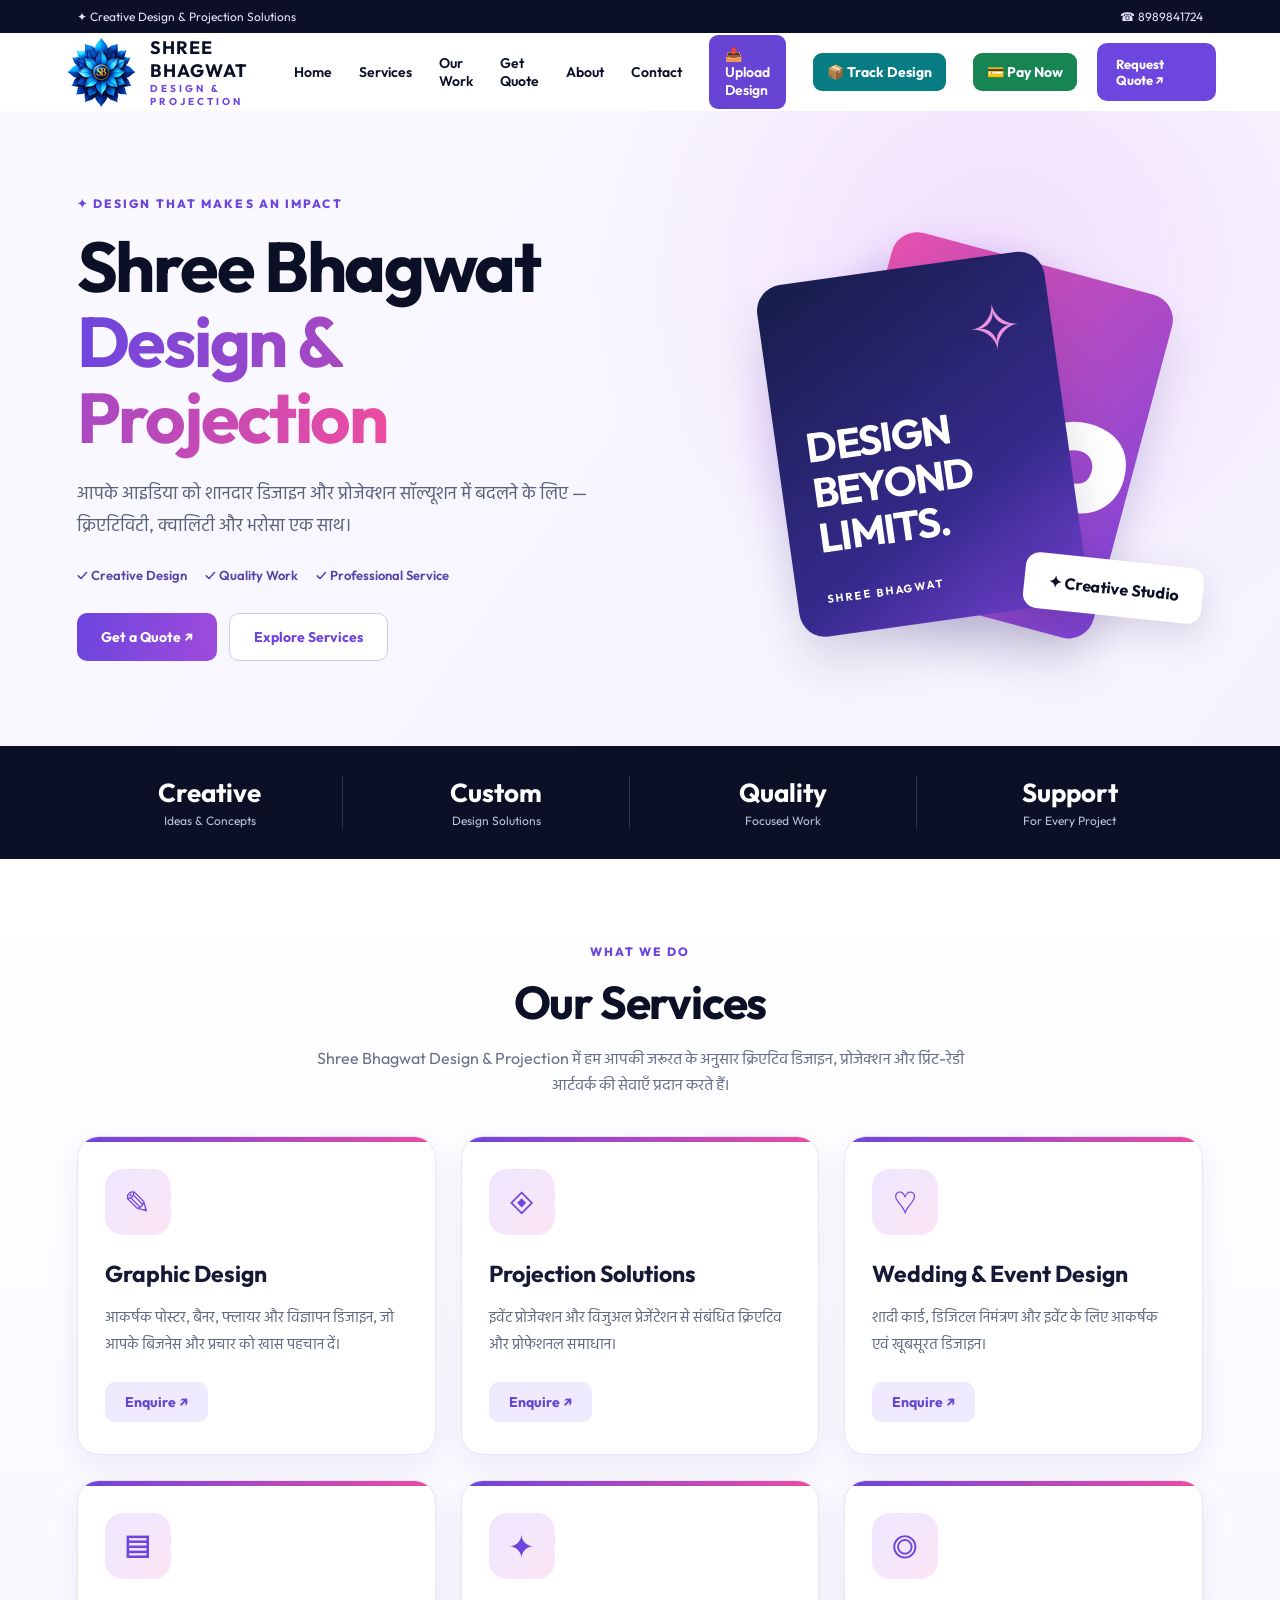
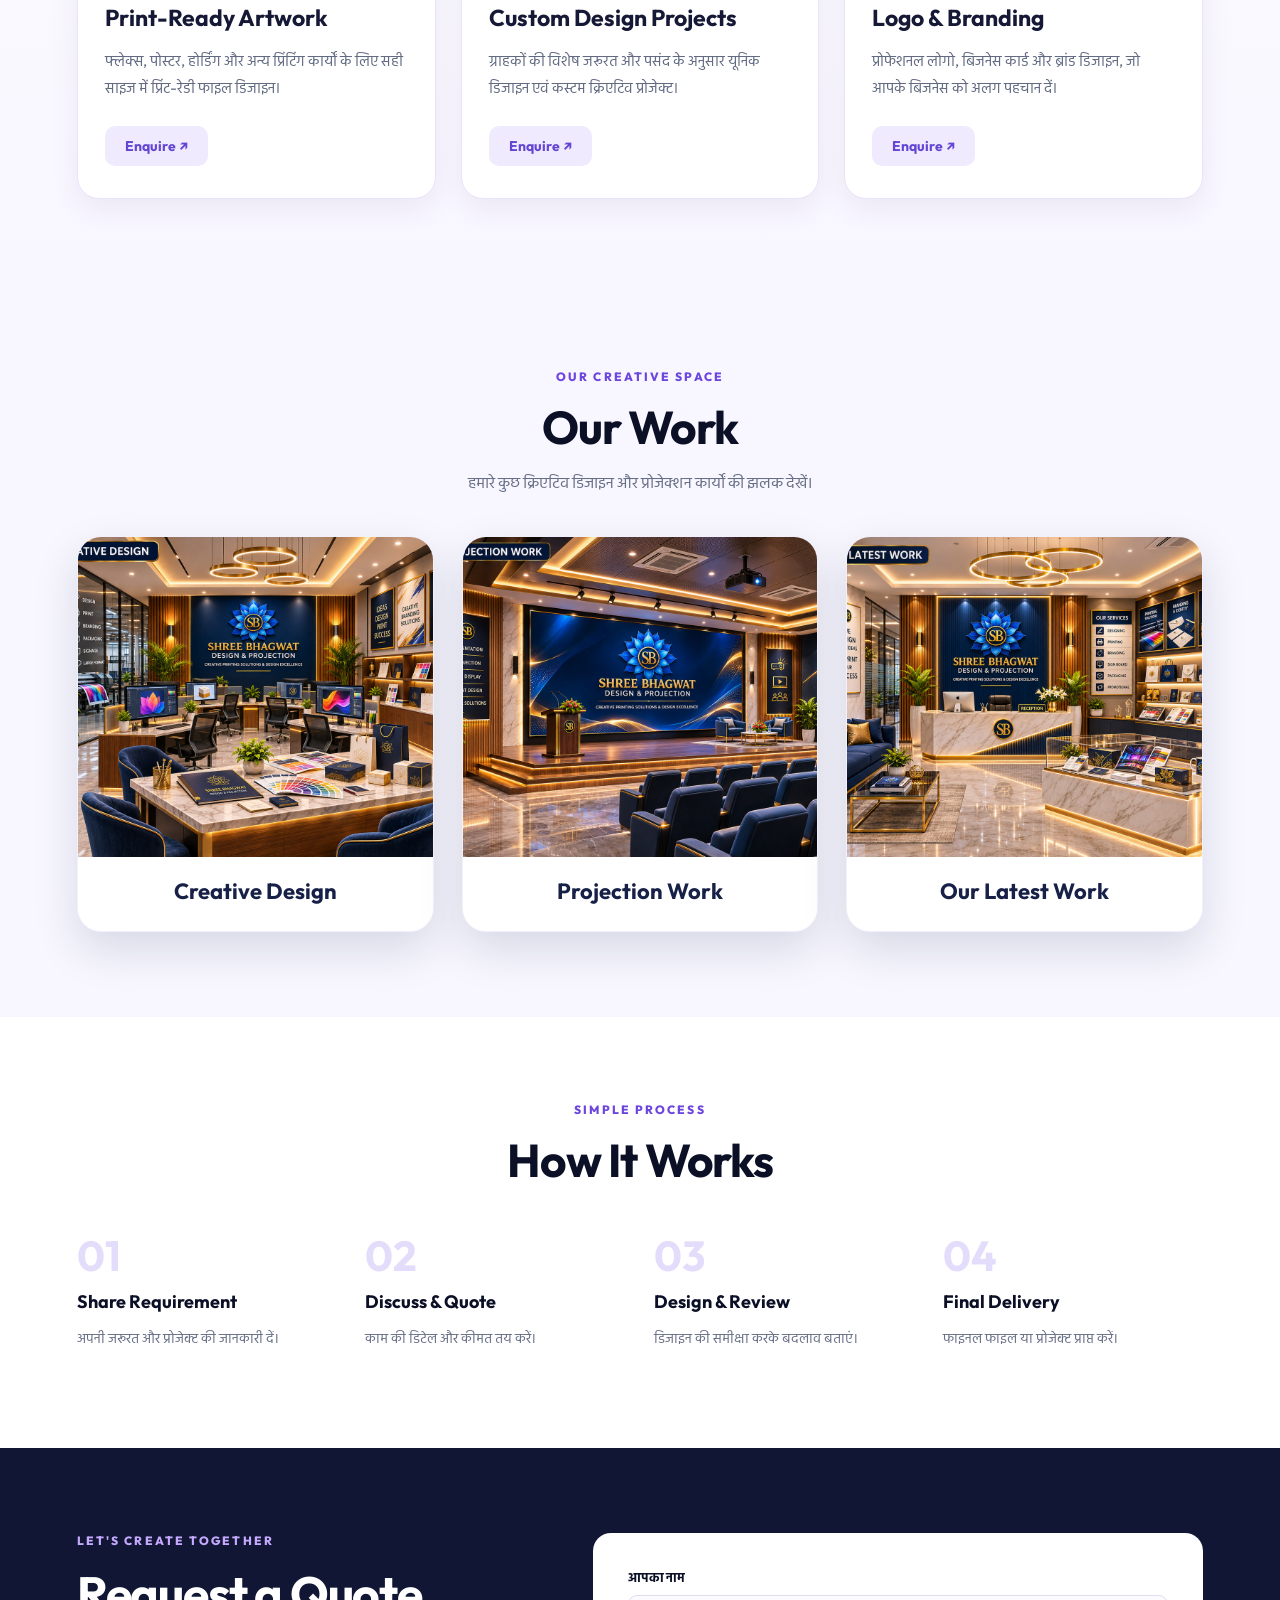
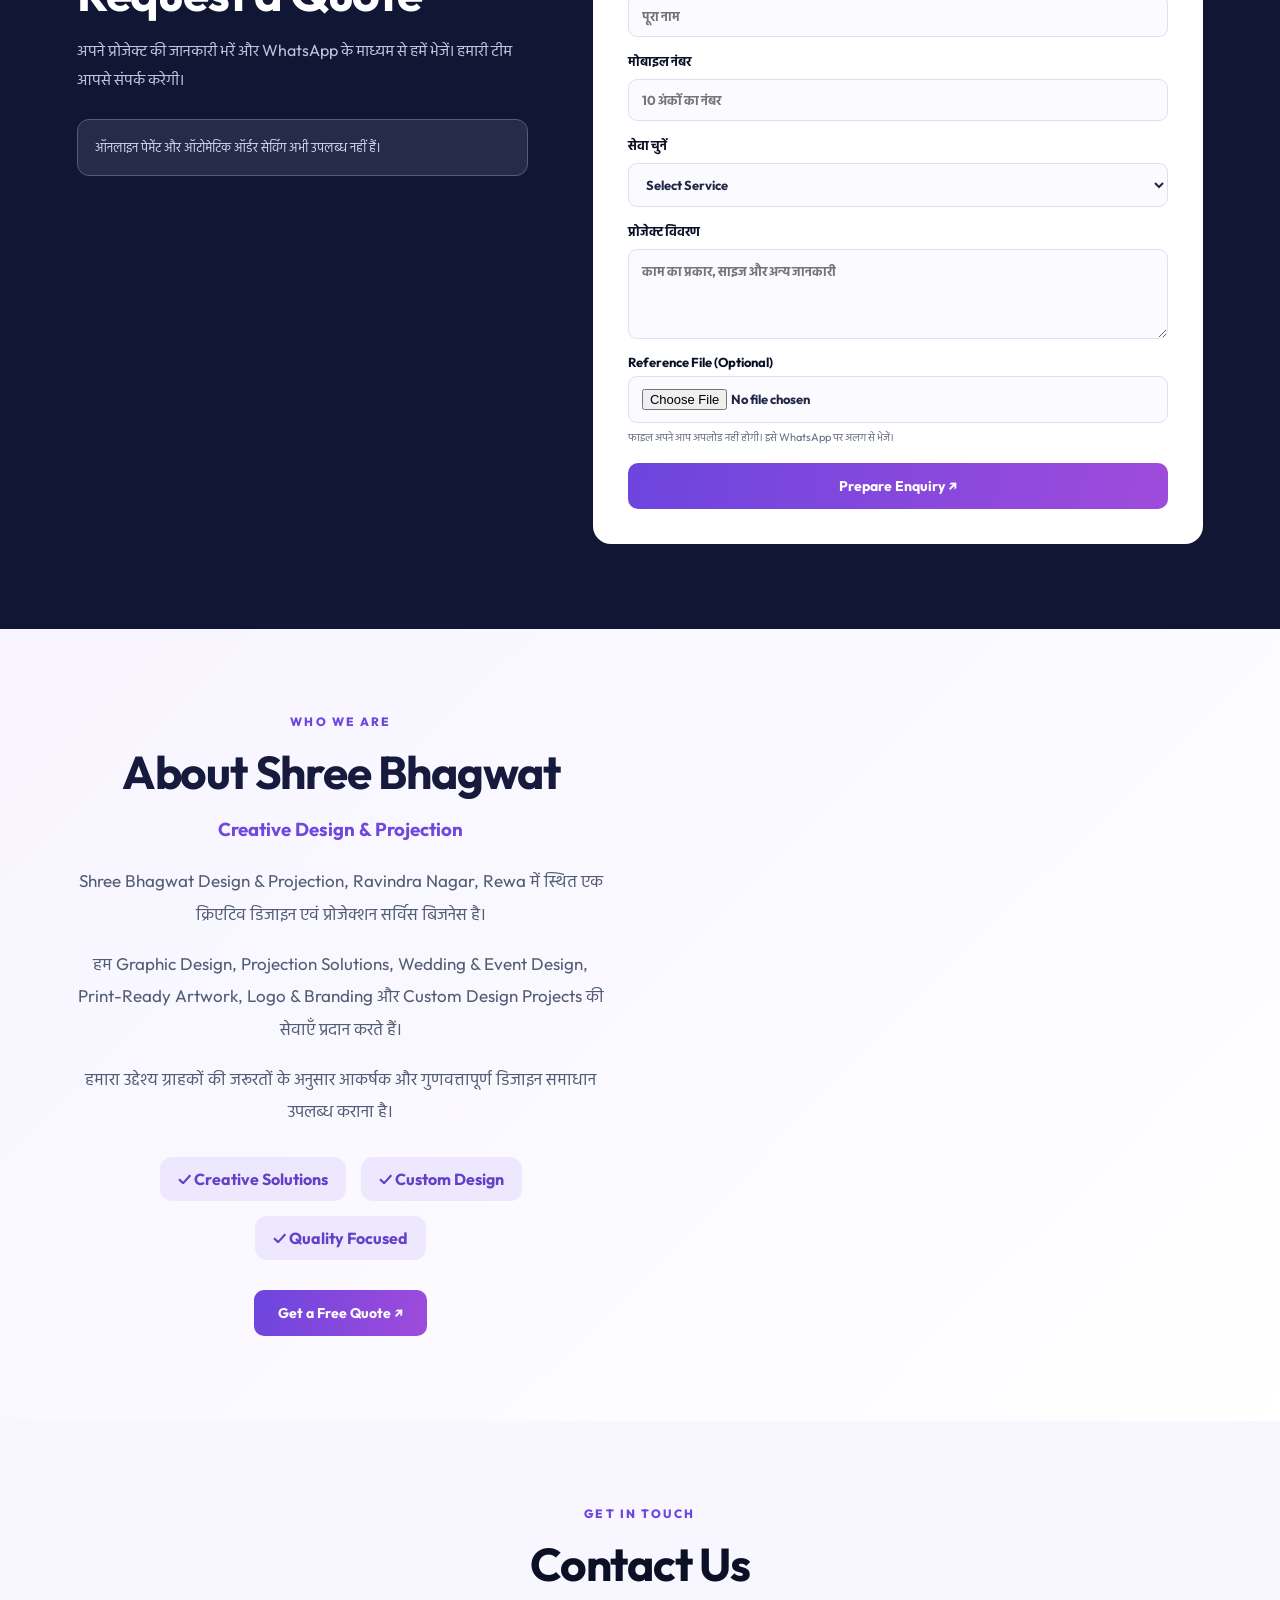
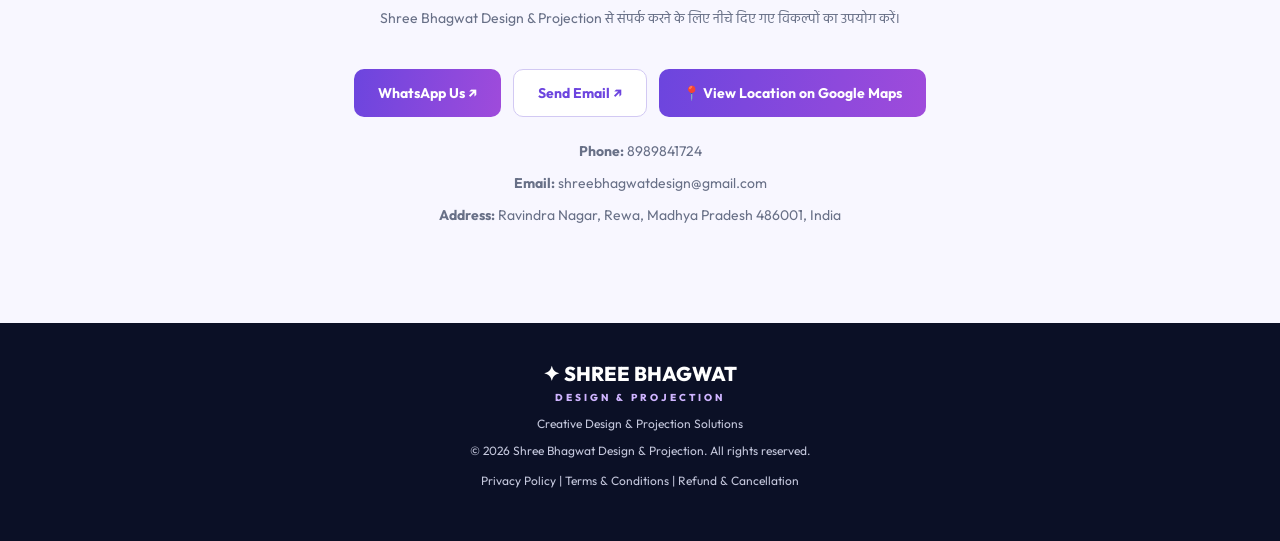
<file: index.html>
<!DOCTYPE html>
<html lang="hi">
<head>
<meta name="google-site-verification" content="oiVBY6BvkfsWB62PvS_auEKJx4oEkG6_nBoKBZbKICY" />
<meta charset="UTF-8"><meta name="viewport" content="width=device-width, initial-scale=1">

<title>Shree Bhagwat Design & Projection | Graphic Design in Rewa</title>

<meta name="description"
content="Shree Bhagwat Design & Projection, Ravindra Nagar, Rewa. Graphic Design, Wedding Card Design, Logo & Branding, Projection Solutions और Print-Ready Artwork के लिए संपर्क करें। संपर्क: 8989841724.">

<meta name="robots" content="index, follow">

<link rel="canonical"
href="https://shree-bhagwat-website.onrender.com/">

<meta property="og:title"
content="Shree Bhagwat Design & Projection | Rewa">

<meta property="og:description"
content="Graphic Design, Wedding & Event Design, Logo & Branding और Projection Solutions in Rewa, Madhya Pradesh.">

<meta property="og:type" content="website">

<meta property="og:url"
content="https://shree-bhagwat-website.onrender.com/">

<meta property="og:image"
content="https://shree-bhagwat-website.onrender.com/logo.png">

<link rel="stylesheet" href="style.css">
<link rel="icon" type="image/png" href="logo.png">
<link rel="apple-touch-icon" href="logo.png">
     
<script type="application/ld+json">
{
  "@context": "https://schema.org",
  "@type": "LocalBusiness",
  "@id": "https://shree-bhagwat-website.onrender.com/#business",
  "name": "Shree Bhagwat Design & Projection",
  "url": "https://shree-bhagwat-website.onrender.com/",
  "logo": "https://shree-bhagwat-website.onrender.com/logo.png",
  "image": "https://shree-bhagwat-website.onrender.com/work1.jpg",
  "description": "Graphic Design, Projection Solutions, Wedding and Event Design, Print-Ready Artwork, Custom Design Projects and Logo Branding services in Rewa, Madhya Pradesh.",
  "telephone": "+91-8989841724",
  "email": "shreebhagwatdesign@gmail.com",
  "address": {
    "@type": "PostalAddress",
    "streetAddress": "Ravindra Nagar",
    "addressLocality": "Rewa",
    "addressRegion": "Madhya Pradesh",
    "postalCode": "486001",
    "addressCountry": "IN"
  },
  "hasOfferCatalog": {
    "@type": "OfferCatalog",
    "name": "Design and Projection Services",
    "itemListElement": [
      {
        "@type": "OfferCatalog",
        "name": "Graphic Design"
      },
      {
        "@type": "OfferCatalog",
        "name": "Projection Solutions"
      },
      {
        "@type": "OfferCatalog",
        "name": "Wedding & Event Design"
      },
      {
        "@type": "OfferCatalog",
        "name": "Print-Ready Artwork"
      },
      {
        "@type": "OfferCatalog",
        "name": "Custom Design Projects"
      },
      {
        "@type": "OfferCatalog",
        "name": "Logo & Branding"
      }
    ]
  }
}
</script>

<style>
.upload-nav-btn {
  display: inline-block;
  padding: 10px 16px;
  background: #6744d3;
  color: white !important;
  border-radius: 9px;
  font-weight: 700;
  text-decoration: none;
}
.upload-nav-btn:hover {
  background: #5030b8;
}
     
.track-nav-btn {
  background: #087c83;
  margin-left: 8px;
}

.track-nav-btn:hover {
  background: #065e64;
}

@media (max-width: 600px) {
  .track-nav-btn {
    margin-left: 0;
    margin-top: 8px;
  }
}

</style>

</head>
<body>
<div class="topbar"><span>✦ Creative Design & Projection Solutions</span><span id="topContact">WhatsApp: 8989841724</span></div>
<header class="header"><a class="brand" href="#home"><img src="logo.png"
     alt="Shree Bhagwat Design & Projection Logo"
     class="website-logo"><span><b>SHREE BHAGWAT</b><small>DESIGN & PROJECTION</small></span></a><button class="menu-btn" id="menuBtn" aria-label="Open menu">☰</button><nav id="nav"><a href="#home">Home</a><a href="#services">Services</a><a href="#portfolio">Our Work</a><a href="#order">Get Quote</a><a href="#about">About</a><a href="#contact">Contact</a><a href="upload.html" class="upload-nav-btn">
  📤 Upload Design
          

<a href="https://shree-bhagwat-upload-api.onrender.com/track"
   class="upload-nav-btn"
   style="background:#087c83;color:white;padding:10px 14px;border-radius:9px;text-decoration:none;font-weight:700;display:inline-block;white-space:nowrap;">
  📦 Track Design
</a> 
<a
  href="https://shree-bhagwat-upload-api.onrender.com/pay"
  class="upload-nav-btn"
  style="background:#168553;color:white;padding:10px 14px;border-radius:9px;text-decoration:none;font-weight:700;display:inline-block;white-space:nowrap;"
>
  💳 Pay Now
</a>



</a> </nav><a class="nav-cta" href="#order">Request Quote ↗</a></header>
<main>
<section class="hero section" id="home"><div class="hero-copy"><div class="eyebrow">✦ DESIGN THAT MAKES AN IMPACT</div><h1>Shree Bhagwat<br><em>Design & Projection</em></h1><p>आपके आइडिया को शानदार डिजाइन और प्रोजेक्शन सॉल्यूशन में बदलने के लिए — क्रिएटिविटी, क्वालिटी और भरोसा एक साथ।</p><div class="hero-features"><span>✓ Creative Design</span><span>✓ Quality Work</span><span>✓ Professional Service</span></div><div class="btns"><a class="btn primary" href="#order">Get a Quote ↗</a><a class="btn outline" href="#services">Explore Services</a></div></div><div class="hero-art" aria-label="Abstract decorative projection illustration"><div class="glow"></div><div class="art-card back"><span>YOUR VISION</span><strong>∞</strong></div><div class="art-card front"><div class="art-orbit">✧</div><strong>DESIGN<br>BEYOND<br>LIMITS.</strong><span>SHREE BHAGWAT</span></div><div class="floating-pill">✦ Creative Studio</div></div></section>
<section class="stats"><div><b>Creative</b><small>Ideas & Concepts</small></div><div><b>Custom</b><small>Design Solutions</small></div><div><b>Quality</b><small>Focused Work</small></div><div><b>Support</b><small>For Every Project</small></div></section>

<section class="section center" id="services">
  <div class="eyebrow">WHAT WE DO</div>
  <h2>Our Services</h2>
  <p class="sub">
    Shree Bhagwat Design & Projection में हम
    आपकी जरूरत के अनुसार क्रिएटिव डिजाइन,
    प्रोजेक्शन और प्रिंट-रेडी आर्टवर्क
    की सेवाएँ प्रदान करते हैं।
  </p>

  <div class="service-grid">

    <article class="service">
      <div class="service-icon">✎</div>
      <h3>Graphic Design</h3>
      <p>
        आकर्षक पोस्टर, बैनर, फ्लायर और
        विज्ञापन डिजाइन, जो आपके बिजनेस
        और प्रचार को खास पहचान दें।
      </p>
      <a href="#order" data-service="Graphic Design">Enquire ↗</a>
    </article>

    <article class="service">
      <div class="service-icon">◈</div>
      <h3>Projection Solutions</h3>
      <p>
        इवेंट प्रोजेक्शन और विजुअल
        प्रेजेंटेशन से संबंधित क्रिएटिव
        और प्रोफेशनल समाधान।
      </p>
      <a href="#order" data-service="Projection Solutions">Enquire ↗</a>
    </article>

    <article class="service">
      <div class="service-icon">♡</div>
      <h3>Wedding & Event Design</h3>
      <p>
        शादी कार्ड, डिजिटल निमंत्रण और
        इवेंट के लिए आकर्षक एवं
        खूबसूरत डिजाइन।
      </p>
      <a href="#order" data-service="Wedding & Event Design">Enquire ↗</a>
    </article>

    <article class="service">
      <div class="service-icon">▤</div>
      <h3>Print-Ready Artwork</h3>
      <p>
        फ्लेक्स, पोस्टर, होर्डिंग और
        अन्य प्रिंटिंग कार्यों के लिए
        सही साइज में प्रिंट-रेडी फाइल डिजाइन।
      </p>
     <a href="#order" data-service="Print-Ready Artwork">Enquire ↗</a>
    </article>

    <article class="service">
      <div class="service-icon">✦</div>
      <h3>Custom Design Projects</h3>
      <p>
        ग्राहकों की विशेष जरूरत और
        पसंद के अनुसार यूनिक डिजाइन
        एवं कस्टम क्रिएटिव प्रोजेक्ट।
      </p>
      <a href="#order" data-service="Custom Design Projects">Enquire ↗</a>
    </article>

    <article class="service">
      <div class="service-icon">◎</div>
      <h3>Logo & Branding</h3>
      <p>
        प्रोफेशनल लोगो, बिजनेस कार्ड
        और ब्रांड डिजाइन, जो आपके
        बिजनेस को अलग पहचान दें।
      </p>
     <a href="#order" data-service="Logo & Branding">Enquire ↗</a>
    </article>

  </div>
</section>

<section class="section portfolio" id="portfolio"><div class="center"><div class="eyebrow">OUR CREATIVE SPACE</div><h2>Our Work</h2><p class="sub">हमारे कुछ क्रिएटिव डिजाइन और प्रोजेक्शन कार्यों की झलक देखें।</p></div>
<div class="work-grid">
  <div class="work-photo">
    <img src="work1.jpg" alt="Our Design Work 1" loading="lazy">
    <h3>Creative Design</h3>
  </div>

  <div class="work-photo">
    <img src="work2.jpg" alt="Our Project Work 2" loading="lazy">
    <h3>Projection Work</h3>
  </div>

  <div class="work-photo">
    <img src="work3.jpg" alt="Our Design Work 3" loading="lazy">
    <h3>Our Latest Work</h3>
  </div>
</div>
</section>

<section class="section how"><div class="center"><div class="eyebrow">SIMPLE PROCESS</div><h2>How It Works</h2></div><div class="steps"><div><b>01</b><h3>Share Requirement</h3><p>अपनी जरूरत और प्रोजेक्ट की जानकारी दें।</p></div><div><b>02</b><h3>Discuss &amp; Quote</h3><p>काम की डिटेल और कीमत तय करें।</p></div><div><b>03</b><h3>Design &amp; Review</h3><p>डिजाइन की समीक्षा करके बदलाव बताएं।</p></div><div><b>04</b><h3>Final Delivery</h3><p>फाइनल फाइल या प्रोजेक्ट प्राप्त करें।</p></div></div></section>

<!-- REQUEST A QUOTE -->
<section class="section quote-section" id="order">

  <div class="quote-intro">
    <div class="eyebrow">LET'S CREATE TOGETHER</div>
    <h2>Request a Quote</h2>
    <p>
      अपने प्रोजेक्ट की जानकारी भरें और
      WhatsApp के माध्यम से हमें भेजें।
      हमारी टीम आपसे संपर्क करेगी।
    </p>
    <div class="note">
      ऑनलाइन पेमेंट और ऑटोमेटिक ऑर्डर
      सेविंग अभी उपलब्ध नहीं हैं।
    </div>
  </div>

  <form id="quoteForm" class="quote-form">

    <label>
      आपका नाम
      <input type="text" name="name"
        placeholder="पूरा नाम" required>
    </label>

    <label>
      मोबाइल नंबर
      <input type="tel" name="phone"
        placeholder="10 अंकों का नंबर"
        inputmode="numeric"
        pattern="[0-9]{10}"
        maxlength="10" required>
    </label>

    <label>
      सेवा चुनें
      <select name="service" required>
        <option value="">Select Service</option>
        <option>Graphic Design</option>
        <option>Projection Solutions</option>
        <option>Wedding &amp; Event Design</option>
        <option>Print-Ready Artwork</option>
        <option>Custom Design Projects</option>
        <option>Logo &amp; Branding</option>
      </select>
    </label>

    <label>
      प्रोजेक्ट विवरण
      <textarea name="details" rows="4"
        placeholder="काम का प्रकार, साइज और अन्य जानकारी"
        required></textarea>
    </label>

    <label>
      Reference File (Optional)
      <input type="file" id="referenceFile"
        accept=".jpg,.jpeg,.png,.pdf,.zip,.cdr,.ai">
    </label>

    <p class="tiny">
      फाइल अपने आप अपलोड नहीं होगी।
      इसे WhatsApp पर अलग से भेजें।
    </p>

    <button type="submit" class="btn primary full">
      Prepare Enquiry ↗
    </button>

    <div id="formResult" class="form-result" hidden>
      <p>
        आपकी Enquiry तैयार है।
        WhatsApp पर भेजें या कॉपी करें।
      </p>

      <textarea id="messageOutput"
        rows="6" readonly></textarea>

      <div class="btns">
        <button type="button" id="copyBtn"
          class="btn outline">
          Copy Details
        </button>

        <a id="whatsappBtn"
          class="btn primary"
          target="_blank"
          rel="noopener noreferrer"
          hidden>
          Send on WhatsApp ↗
        </a>
      </div>
    </div>
  </form>
</section>

<!-- ABOUT US -->
<section class="section about" id="about">
  <div class="about-content">
    <div class="eyebrow">WHO WE ARE</div>
    <h2>About Shree Bhagwat</h2>
    <h3>Creative Design &amp; Projection</h3>

    <p>
      Shree Bhagwat Design &amp; Projection,
      Ravindra Nagar, Rewa में स्थित
      एक क्रिएटिव डिजाइन एवं
      प्रोजेक्शन सर्विस बिजनेस है।
    </p>

    <p>
      हम Graphic Design, Projection Solutions,
      Wedding &amp; Event Design,
      Print-Ready Artwork, Logo &amp; Branding
      और Custom Design Projects की
      सेवाएँ प्रदान करते हैं।
    </p>

    <p>
      हमारा उद्देश्य ग्राहकों की जरूरतों
      के अनुसार आकर्षक और गुणवत्तापूर्ण
      डिजाइन समाधान उपलब्ध कराना है।
    </p>

    <div class="about-highlights">
      <span>✓ Creative Solutions</span>
      <span>✓ Custom Design</span>
      <span>✓ Quality Focused</span>
    </div>


    <a href="#order" class="btn primary">
      Get a Free Quote ↗
    </a>
  </div>
</section>

<!-- CONTACT US -->
<section class="section center contact" id="contact">


  <div class="eyebrow">GET IN TOUCH</div>
  <h2>Contact Us</h2>

  <p class="sub">
    Shree Bhagwat Design &amp; Projection से
    संपर्क करने के लिए नीचे दिए गए
    विकल्पों का उपयोग करें।
  </p>

  <div class="btns"
    style="justify-content:center;flex-wrap:wrap;">

    <a class="btn primary"
      href="https://wa.me/918989841724"
      target="_blank"
      rel="noopener noreferrer">
      WhatsApp Us ↗
    </a>

    <a class="btn outline"
      href="mailto:shreebhagwatdesign@gmail.com">
      Send Email ↗
    </a>

    <a class="btn primary"
      href="https://www.google.com/maps/search/?api=1&amp;query=Ravindra+Nagar%2C+Rewa%2C+Madhya+Pradesh+486001"
      target="_blank"
      rel="noopener noreferrer">
      📍 View Location on Google Maps
    </a>

  </div>

  <p style="margin-top:25px;">
    <strong>Phone:</strong>
    <span id="contactPhone">8989841724</span>
  </p>

  <p>
    <strong>Email:</strong>
    <span id="contactEmail">
      shreebhagwatdesign@gmail.com
    </span>
  </p>

  <p>
    <strong>Address:</strong>
    <span id="contactAddress">
      Ravindra Nagar, Rewa,
      Madhya Pradesh 486001, India
    </span>
  </p>

</section>

</main>
<footer>
  <div class="footer-logo">✦ SHREE BHAGWAT <small>DESIGN & PROJECTION</small></div><p>Creative Design & Projection Solutions</p><p>© <span id="year"></span> Shree Bhagwat Design & Projection. All rights reserved.</p>
 <div style="text-align:center; padding:15px;">
    <a href="/privacy.html">Privacy Policy</a> |
    <a href="/terms.html">Terms & Conditions</a> |
    <a href="/refund.html">Refund & Cancellation</a>
  </div>
</footer>
<script src="script.js"></script></body></html>
</file>
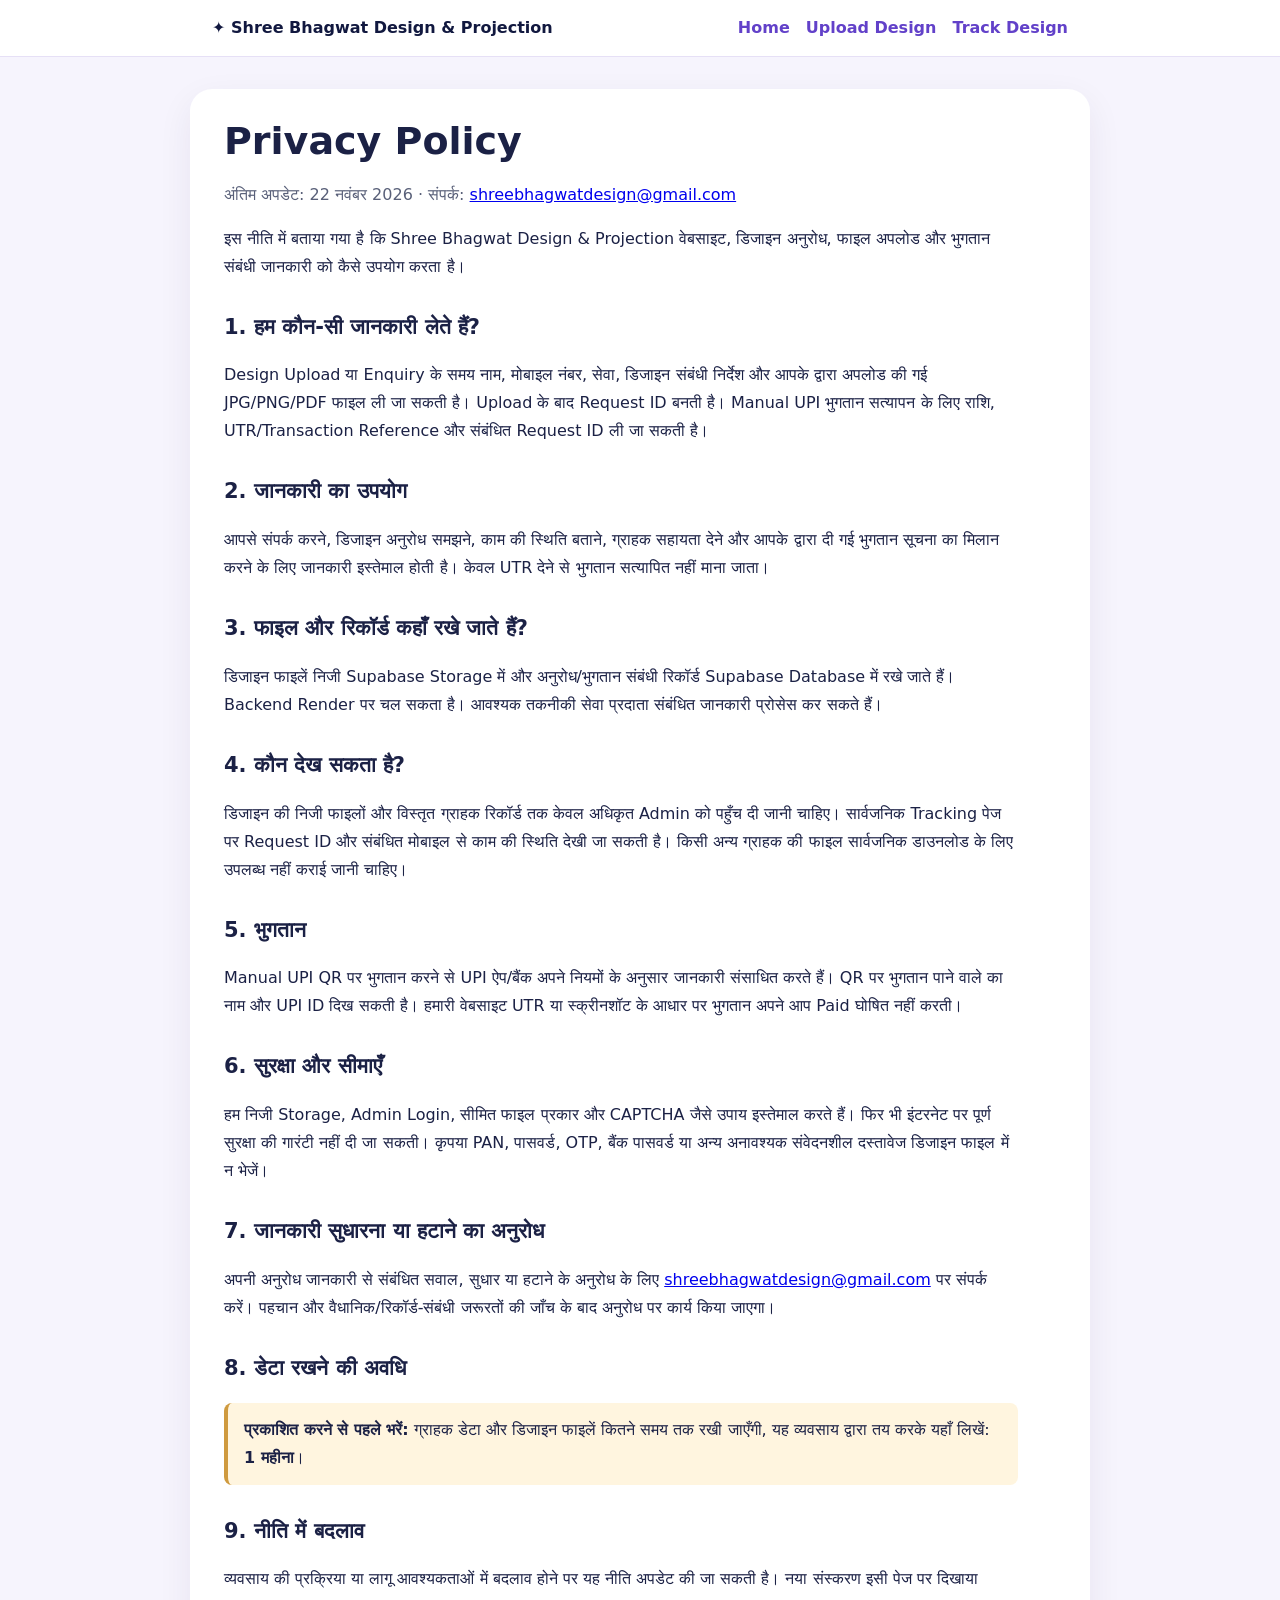
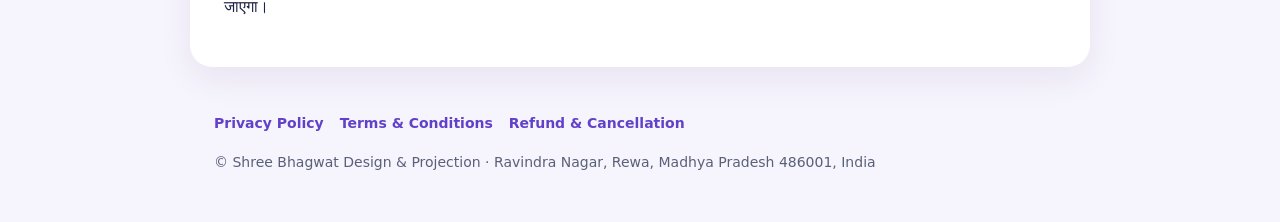
<file: privacy.html>
<!doctype html><html lang="hi"><head><meta charset="utf-8"><meta name="viewport" content="width=device-width, initial-scale=1"><title>Privacy Policy | Shree Bhagwat Design & Projection</title><meta name="robots" content="index,follow"><style>*{box-sizing:border-box}body{margin:0;background:#f6f4fd;color:#1b2145;font:16px/1.75 system-ui,-apple-system,Segoe UI,Arial,sans-serif}header{background:#fff;border-bottom:1px solid #e6e0f6}nav{max-width:900px;margin:auto;padding:14px 22px;display:flex;justify-content:space-between;gap:16px;flex-wrap:wrap;align-items:center}nav a,.links a{color:#6241c9;text-decoration:none;font-weight:650}.brand{font-weight:800;color:#11183f}main{max-width:900px;margin:32px auto;padding:30px 34px;background:white;border-radius:22px;box-shadow:0 12px 35px #27204a12}h1{font-size:clamp(26px,4vw,38px);line-height:1.2;margin:0 0 14px}h2{font-size:21px;margin:28px 0 8px}p,li{max-width:78ch}.muted{color:#596079}.notice{background:#fff5df;border-left:4px solid #cf9a3e;border-radius:8px;padding:13px 16px}.links{display:flex;gap:16px;flex-wrap:wrap}footer{max-width:900px;margin:auto;padding:12px 24px 34px;color:#596079;font-size:14px}a:focus-visible{outline:3px solid #a78df3;outline-offset:3px}@media(max-width:600px){main{margin:15px 10px;padding:23px 20px}nav{padding:13px 16px}}</style></head><body><header><nav><a class="brand" href="/">✦ Shree Bhagwat Design & Projection</a><div class="links"><a href="/">Home</a><a href="/upload.html">Upload Design</a><a href="https://shree-bhagwat-upload-api.onrender.com/track">Track Design</a></div></nav></header><main><h1>Privacy Policy</h1><p class="muted">अंतिम अपडेट: 22 नवंबर 2026 · संपर्क: <a href="mailto:shreebhagwatdesign@gmail.com">shreebhagwatdesign@gmail.com</a></p><p>इस नीति में बताया गया है कि Shree Bhagwat Design & Projection वेबसाइट, डिजाइन अनुरोध, फाइल अपलोड और भुगतान संबंधी जानकारी को कैसे उपयोग करता है।</p>
<h2>1. हम कौन-सी जानकारी लेते हैं?</h2><p>Design Upload या Enquiry के समय नाम, मोबाइल नंबर, सेवा, डिजाइन संबंधी निर्देश और आपके द्वारा अपलोड की गई JPG/PNG/PDF फाइल ली जा सकती है। Upload के बाद Request ID बनती है। Manual UPI भुगतान सत्यापन के लिए राशि, UTR/Transaction Reference और संबंधित Request ID ली जा सकती है।</p>
<h2>2. जानकारी का उपयोग</h2><p>आपसे संपर्क करने, डिजाइन अनुरोध समझने, काम की स्थिति बताने, ग्राहक सहायता देने और आपके द्वारा दी गई भुगतान सूचना का मिलान करने के लिए जानकारी इस्तेमाल होती है। केवल UTR देने से भुगतान सत्यापित नहीं माना जाता।</p>
<h2>3. फाइल और रिकॉर्ड कहाँ रखे जाते हैं?</h2><p>डिजाइन फाइलें निजी Supabase Storage में और अनुरोध/भुगतान संबंधी रिकॉर्ड Supabase Database में रखे जाते हैं। Backend Render पर चल सकता है। आवश्यक तकनीकी सेवा प्रदाता संबंधित जानकारी प्रोसेस कर सकते हैं।</p>
<h2>4. कौन देख सकता है?</h2><p>डिजाइन की निजी फाइलों और विस्तृत ग्राहक रिकॉर्ड तक केवल अधिकृत Admin को पहुँच दी जानी चाहिए। सार्वजनिक Tracking पेज पर Request ID और संबंधित मोबाइल से काम की स्थिति देखी जा सकती है। किसी अन्य ग्राहक की फाइल सार्वजनिक डाउनलोड के लिए उपलब्ध नहीं कराई जानी चाहिए।</p>
<h2>5. भुगतान</h2><p>Manual UPI QR पर भुगतान करने से UPI ऐप/बैंक अपने नियमों के अनुसार जानकारी संसाधित करते हैं। QR पर भुगतान पाने वाले का नाम और UPI ID दिख सकती है। हमारी वेबसाइट UTR या स्क्रीनशॉट के आधार पर भुगतान अपने आप Paid घोषित नहीं करती।</p>
<h2>6. सुरक्षा और सीमाएँ</h2><p>हम निजी Storage, Admin Login, सीमित फाइल प्रकार और CAPTCHA जैसे उपाय इस्तेमाल करते हैं। फिर भी इंटरनेट पर पूर्ण सुरक्षा की गारंटी नहीं दी जा सकती। कृपया PAN, पासवर्ड, OTP, बैंक पासवर्ड या अन्य अनावश्यक संवेदनशील दस्तावेज डिजाइन फाइल में न भेजें।</p>
<h2>7. जानकारी सुधारना या हटाने का अनुरोध</h2><p>अपनी अनुरोध जानकारी से संबंधित सवाल, सुधार या हटाने के अनुरोध के लिए <a href="mailto:shreebhagwatdesign@gmail.com">shreebhagwatdesign@gmail.com</a> पर संपर्क करें। पहचान और वैधानिक/रिकॉर्ड-संबंधी जरूरतों की जाँच के बाद अनुरोध पर कार्य किया जाएगा।</p>
<h2>8. डेटा रखने की अवधि</h2><p class="notice"><strong>प्रकाशित करने से पहले भरें:</strong> ग्राहक डेटा और डिजाइन फाइलें कितने समय तक रखी जाएँगी, यह व्यवसाय द्वारा तय करके यहाँ लिखें: <strong>1 महीना</strong>।</p>
<h2>9. नीति में बदलाव</h2><p>व्यवसाय की प्रक्रिया या लागू आवश्यकताओं में बदलाव होने पर यह नीति अपडेट की जा सकती है। नया संस्करण इसी पेज पर दिखाया जाएगा।</p></main><footer><div class="links"><a href="/privacy.html">Privacy Policy</a><a href="/terms.html">Terms & Conditions</a><a href="/refund.html">Refund & Cancellation</a></div><p>© Shree Bhagwat Design & Projection · Ravindra Nagar, Rewa, Madhya Pradesh 486001, India</p></footer></body></html>
</file>
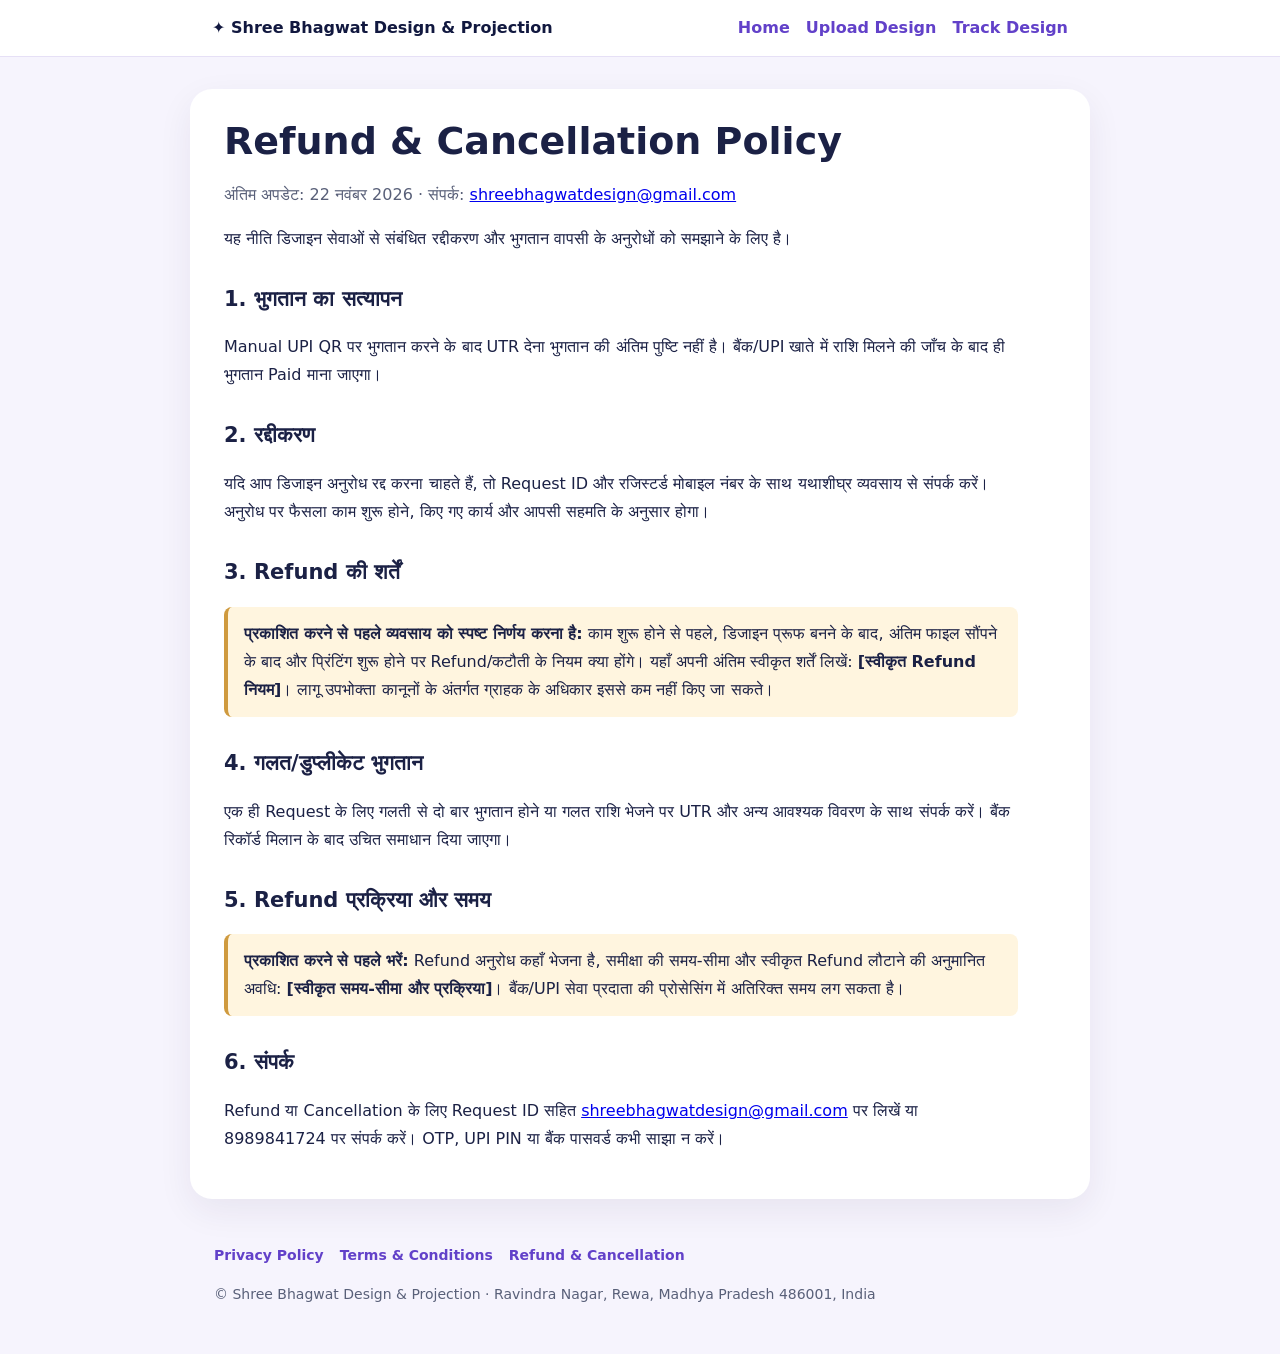
<file: refund.html>
<!doctype html><html lang="hi"><head><meta charset="utf-8"><meta name="viewport" content="width=device-width, initial-scale=1"><title>Refund &amp; Cancellation Policy | Shree Bhagwat Design & Projection</title><meta name="robots" content="index,follow"><style>*{box-sizing:border-box}body{margin:0;background:#f6f4fd;color:#1b2145;font:16px/1.75 system-ui,-apple-system,Segoe UI,Arial,sans-serif}header{background:#fff;border-bottom:1px solid #e6e0f6}nav{max-width:900px;margin:auto;padding:14px 22px;display:flex;justify-content:space-between;gap:16px;flex-wrap:wrap;align-items:center}nav a,.links a{color:#6241c9;text-decoration:none;font-weight:650}.brand{font-weight:800;color:#11183f}main{max-width:900px;margin:32px auto;padding:30px 34px;background:white;border-radius:22px;box-shadow:0 12px 35px #27204a12}h1{font-size:clamp(26px,4vw,38px);line-height:1.2;margin:0 0 14px}h2{font-size:21px;margin:28px 0 8px}p,li{max-width:78ch}.muted{color:#596079}.notice{background:#fff5df;border-left:4px solid #cf9a3e;border-radius:8px;padding:13px 16px}.links{display:flex;gap:16px;flex-wrap:wrap}footer{max-width:900px;margin:auto;padding:12px 24px 34px;color:#596079;font-size:14px}a:focus-visible{outline:3px solid #a78df3;outline-offset:3px}@media(max-width:600px){main{margin:15px 10px;padding:23px 20px}nav{padding:13px 16px}}</style></head><body><header><nav><a class="brand" href="/">✦ Shree Bhagwat Design & Projection</a><div class="links"><a href="/">Home</a><a href="/upload.html">Upload Design</a><a href="https://shree-bhagwat-upload-api.onrender.com/track">Track Design</a></div></nav></header><main><h1>Refund &amp; Cancellation Policy</h1><p class="muted">अंतिम अपडेट: 22 नवंबर 2026 · संपर्क: <a href="mailto:shreebhagwatdesign@gmail.com">shreebhagwatdesign@gmail.com</a></p><p>यह नीति डिजाइन सेवाओं से संबंधित रद्दीकरण और भुगतान वापसी के अनुरोधों को समझाने के लिए है।</p>
<h2>1. भुगतान का सत्यापन</h2><p>Manual UPI QR पर भुगतान करने के बाद UTR देना भुगतान की अंतिम पुष्टि नहीं है। बैंक/UPI खाते में राशि मिलने की जाँच के बाद ही भुगतान Paid माना जाएगा।</p>
<h2>2. रद्दीकरण</h2><p>यदि आप डिजाइन अनुरोध रद्द करना चाहते हैं, तो Request ID और रजिस्टर्ड मोबाइल नंबर के साथ यथाशीघ्र व्यवसाय से संपर्क करें। अनुरोध पर फैसला काम शुरू होने, किए गए कार्य और आपसी सहमति के अनुसार होगा।</p>
<h2>3. Refund की शर्तें</h2><p class="notice"><strong>प्रकाशित करने से पहले व्यवसाय को स्पष्ट निर्णय करना है:</strong> काम शुरू होने से पहले, डिजाइन प्रूफ बनने के बाद, अंतिम फाइल सौंपने के बाद और प्रिंटिंग शुरू होने पर Refund/कटौती के नियम क्या होंगे। यहाँ अपनी अंतिम स्वीकृत शर्तें लिखें: <strong>[स्वीकृत Refund नियम]</strong>। लागू उपभोक्ता कानूनों के अंतर्गत ग्राहक के अधिकार इससे कम नहीं किए जा सकते।</p>
<h2>4. गलत/डुप्लीकेट भुगतान</h2><p>एक ही Request के लिए गलती से दो बार भुगतान होने या गलत राशि भेजने पर UTR और अन्य आवश्यक विवरण के साथ संपर्क करें। बैंक रिकॉर्ड मिलान के बाद उचित समाधान दिया जाएगा।</p>
<h2>5. Refund प्रक्रिया और समय</h2><p class="notice"><strong>प्रकाशित करने से पहले भरें:</strong> Refund अनुरोध कहाँ भेजना है, समीक्षा की समय-सीमा और स्वीकृत Refund लौटाने की अनुमानित अवधि: <strong>[स्वीकृत समय-सीमा और प्रक्रिया]</strong>। बैंक/UPI सेवा प्रदाता की प्रोसेसिंग में अतिरिक्त समय लग सकता है।</p>
<h2>6. संपर्क</h2><p>Refund या Cancellation के लिए Request ID सहित <a href="mailto:shreebhagwatdesign@gmail.com">shreebhagwatdesign@gmail.com</a> पर लिखें या 8989841724 पर संपर्क करें। OTP, UPI PIN या बैंक पासवर्ड कभी साझा न करें।</p></main><footer><div class="links"><a href="/privacy.html">Privacy Policy</a><a href="/terms.html">Terms & Conditions</a><a href="/refund.html">Refund & Cancellation</a></div><p>© Shree Bhagwat Design & Projection · Ravindra Nagar, Rewa, Madhya Pradesh 486001, India</p></footer></body></html>
</file>
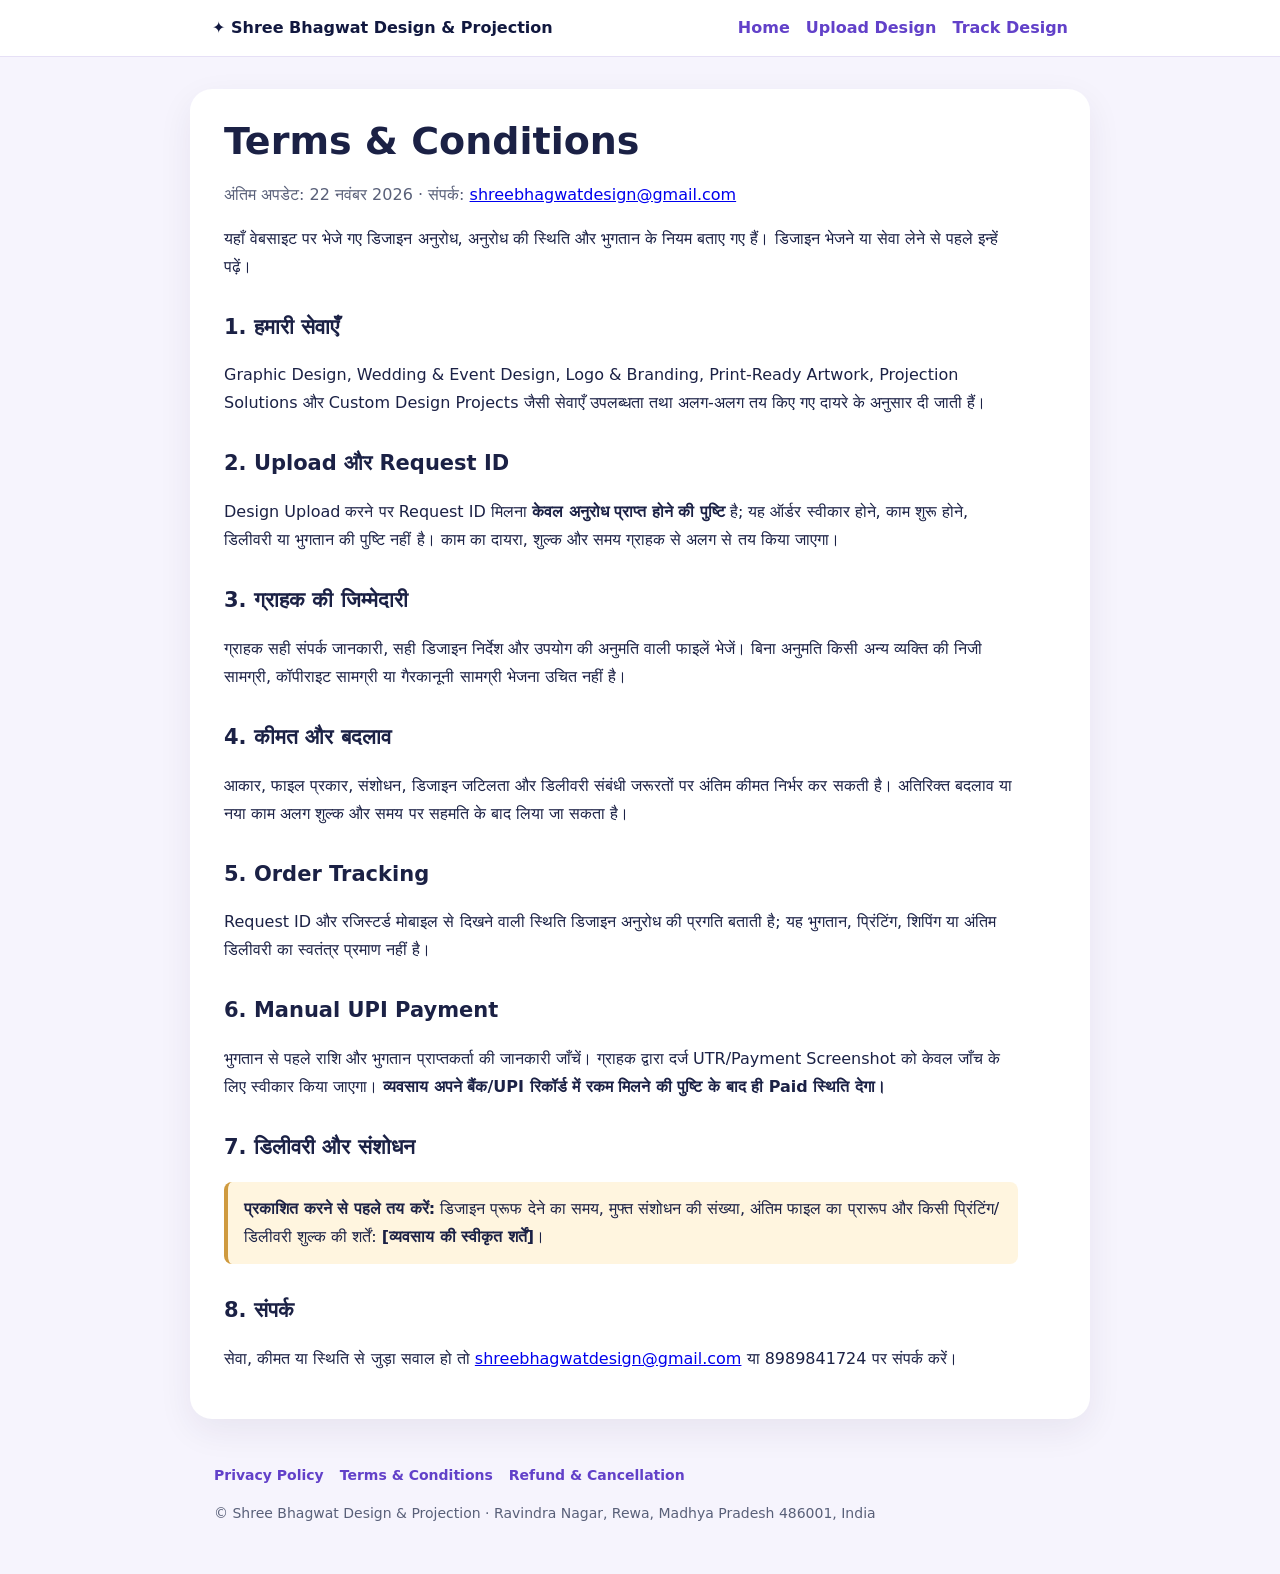
<file: terms.html>
<!doctype html><html lang="hi"><head><meta charset="utf-8"><meta name="viewport" content="width=device-width, initial-scale=1"><title>Terms &amp; Conditions | Shree Bhagwat Design & Projection</title><meta name="robots" content="index,follow"><style>*{box-sizing:border-box}body{margin:0;background:#f6f4fd;color:#1b2145;font:16px/1.75 system-ui,-apple-system,Segoe UI,Arial,sans-serif}header{background:#fff;border-bottom:1px solid #e6e0f6}nav{max-width:900px;margin:auto;padding:14px 22px;display:flex;justify-content:space-between;gap:16px;flex-wrap:wrap;align-items:center}nav a,.links a{color:#6241c9;text-decoration:none;font-weight:650}.brand{font-weight:800;color:#11183f}main{max-width:900px;margin:32px auto;padding:30px 34px;background:white;border-radius:22px;box-shadow:0 12px 35px #27204a12}h1{font-size:clamp(26px,4vw,38px);line-height:1.2;margin:0 0 14px}h2{font-size:21px;margin:28px 0 8px}p,li{max-width:78ch}.muted{color:#596079}.notice{background:#fff5df;border-left:4px solid #cf9a3e;border-radius:8px;padding:13px 16px}.links{display:flex;gap:16px;flex-wrap:wrap}footer{max-width:900px;margin:auto;padding:12px 24px 34px;color:#596079;font-size:14px}a:focus-visible{outline:3px solid #a78df3;outline-offset:3px}@media(max-width:600px){main{margin:15px 10px;padding:23px 20px}nav{padding:13px 16px}}</style></head><body><header><nav><a class="brand" href="/">✦ Shree Bhagwat Design & Projection</a><div class="links"><a href="/">Home</a><a href="/upload.html">Upload Design</a><a href="https://shree-bhagwat-upload-api.onrender.com/track">Track Design</a></div></nav></header><main><h1>Terms &amp; Conditions</h1><p class="muted">अंतिम अपडेट: 22 नवंबर 2026 · संपर्क: <a href="mailto:shreebhagwatdesign@gmail.com">shreebhagwatdesign@gmail.com</a></p><p>यहाँ वेबसाइट पर भेजे गए डिजाइन अनुरोध, अनुरोध की स्थिति और भुगतान के नियम बताए गए हैं। डिजाइन भेजने या सेवा लेने से पहले इन्हें पढ़ें।</p>
<h2>1. हमारी सेवाएँ</h2><p>Graphic Design, Wedding & Event Design, Logo & Branding, Print-Ready Artwork, Projection Solutions और Custom Design Projects जैसी सेवाएँ उपलब्धता तथा अलग-अलग तय किए गए दायरे के अनुसार दी जाती हैं।</p>
<h2>2. Upload और Request ID</h2><p>Design Upload करने पर Request ID मिलना <strong>केवल अनुरोध प्राप्त होने की पुष्टि</strong> है; यह ऑर्डर स्वीकार होने, काम शुरू होने, डिलीवरी या भुगतान की पुष्टि नहीं है। काम का दायरा, शुल्क और समय ग्राहक से अलग से तय किया जाएगा।</p>
<h2>3. ग्राहक की जिम्मेदारी</h2><p>ग्राहक सही संपर्क जानकारी, सही डिजाइन निर्देश और उपयोग की अनुमति वाली फाइलें भेजें। बिना अनुमति किसी अन्य व्यक्ति की निजी सामग्री, कॉपीराइट सामग्री या गैरकानूनी सामग्री भेजना उचित नहीं है।</p>
<h2>4. कीमत और बदलाव</h2><p>आकार, फाइल प्रकार, संशोधन, डिजाइन जटिलता और डिलीवरी संबंधी जरूरतों पर अंतिम कीमत निर्भर कर सकती है। अतिरिक्त बदलाव या नया काम अलग शुल्क और समय पर सहमति के बाद लिया जा सकता है।</p>
<h2>5. Order Tracking</h2><p>Request ID और रजिस्टर्ड मोबाइल से दिखने वाली स्थिति डिजाइन अनुरोध की प्रगति बताती है; यह भुगतान, प्रिंटिंग, शिपिंग या अंतिम डिलीवरी का स्वतंत्र प्रमाण नहीं है।</p>
<h2>6. Manual UPI Payment</h2><p>भुगतान से पहले राशि और भुगतान प्राप्तकर्ता की जानकारी जाँचें। ग्राहक द्वारा दर्ज UTR/Payment Screenshot को केवल जाँच के लिए स्वीकार किया जाएगा। <strong>व्यवसाय अपने बैंक/UPI रिकॉर्ड में रकम मिलने की पुष्टि के बाद ही Paid स्थिति देगा।</strong></p>
<h2>7. डिलीवरी और संशोधन</h2><p class="notice"><strong>प्रकाशित करने से पहले तय करें:</strong> डिजाइन प्रूफ देने का समय, मुफ्त संशोधन की संख्या, अंतिम फाइल का प्रारूप और किसी प्रिंटिंग/डिलीवरी शुल्क की शर्तें: <strong>[व्यवसाय की स्वीकृत शर्तें]</strong>।</p>
<h2>8. संपर्क</h2><p>सेवा, कीमत या स्थिति से जुड़ा सवाल हो तो <a href="mailto:shreebhagwatdesign@gmail.com">shreebhagwatdesign@gmail.com</a> या 8989841724 पर संपर्क करें।</p></main><footer><div class="links"><a href="/privacy.html">Privacy Policy</a><a href="/terms.html">Terms & Conditions</a><a href="/refund.html">Refund & Cancellation</a></div><p>© Shree Bhagwat Design & Projection · Ravindra Nagar, Rewa, Madhya Pradesh 486001, India</p></footer></body></html>
</file>
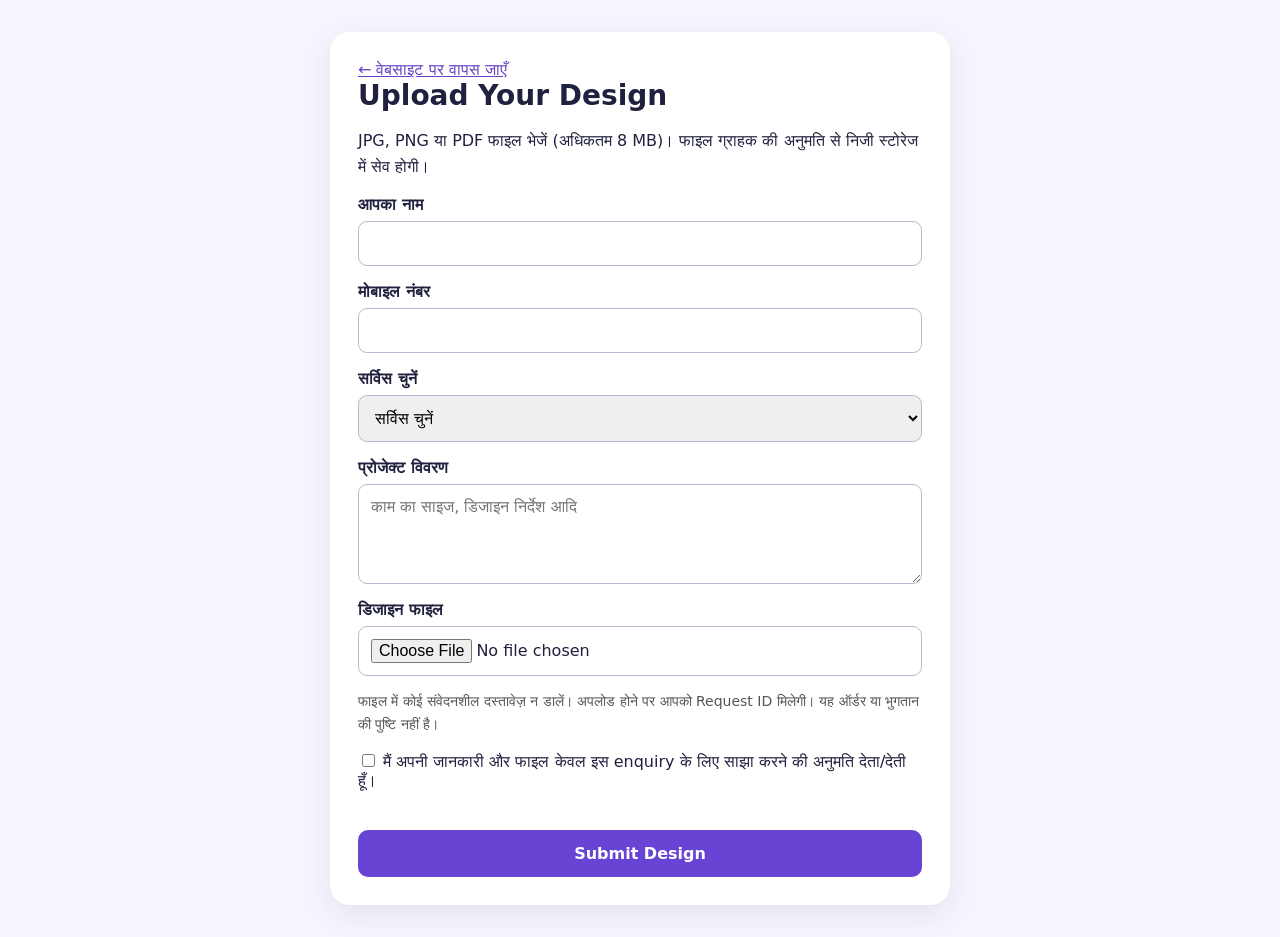
<file: upload.html>
<!doctype html>
<html lang="hi">
<head>
  <meta charset="utf-8">
  <meta name="viewport" content="width=device-width, initial-scale=1">
  <title>Upload Design | Shree Bhagwat Design & Projection</title>
  <style>
    *{box-sizing:border-box}
    body{font:16px system-ui,Arial,sans-serif;margin:0;background:#f6f4fd;color:#20203f}
    main{max-width:620px;margin:32px auto;padding:28px;background:white;border-radius:20px;box-shadow:0 10px 30px #29204a15}
    h1{font-size:28px;margin:0 0 10px}p{line-height:1.6}
    label{display:block;margin:16px 0 7px;font-weight:650}
    input,select,textarea{display:block;width:100%;padding:12px;border:1px solid #bdb6d0;border-radius:9px;font:inherit}
    textarea{min-height:100px}
    button{background:#6744d3;color:white;border:0;border-radius:10px;padding:14px 22px;font:inherit;font-weight:bold;margin-top:20px;cursor:pointer;width:100%}
    button:disabled{opacity:.6;cursor:wait}.muted{font-size:14px;color:#555}
    #result{margin-top:16px;padding:12px;border-radius:10px;background:#f2effb;overflow-wrap:anywhere}
    a{color:#6641c4}.trap{position:absolute;left:-9999px}
    .captcha-wrap{margin-top:20px;overflow-x:auto}
  </style>
  <script src="https://challenges.cloudflare.com/turnstile/v0/api.js" async defer></script>
</head>
<body>
<main>
  <a href="/">← वेबसाइट पर वापस जाएँ</a>
  <h1>Upload Your Design</h1>
  <p>JPG, PNG या PDF फाइल भेजें (अधिकतम 8 MB)। फाइल ग्राहक की अनुमति से निजी स्टोरेज में सेव होगी।</p>
  <form id="uploadForm">
    <label for="name">आपका नाम</label>
    <input id="name" name="name" maxlength="100" required minlength="2" autocomplete="name">
    <label for="phone">मोबाइल नंबर</label>
    <input id="phone" name="phone" type="tel" pattern="[6-9][0-9]{9}" maxlength="10" required inputmode="numeric">
    <label for="service">सर्विस चुनें</label>
    <select id="service" name="service" required>
      <option value="">सर्विस चुनें</option>
      <option>Graphic Design</option>
      <option>Projection Solutions</option>
      <option>Wedding &amp; Event Design</option>
      <option>Print-Ready Artwork</option>
      <option>Custom Design Projects</option>
      <option>Logo &amp; Branding</option>
    </select>
    <label for="details">प्रोजेक्ट विवरण</label>
    <textarea id="details" name="details" maxlength="2000" placeholder="काम का साइज, डिजाइन निर्देश आदि"></textarea>
    <label for="design">डिजाइन फाइल</label>
    <input id="design" name="design" type="file" accept=".jpg,.jpeg,.png,.pdf" required>
    <label class="trap" aria-hidden="true">Website<input name="website" tabindex="-1" autocomplete="off"></label>
    <p class="muted">फाइल में कोई संवेदनशील दस्तावेज़ न डालें। अपलोड होने पर आपको Request ID मिलेगी। यह ऑर्डर या भुगतान की पुष्टि नहीं है।</p>
    <label style="font-weight:normal"><input type="checkbox" required style="width:auto;display:inline"> मैं अपनी जानकारी और फाइल केवल इस enquiry के लिए साझा करने की अनुमति देता/देती हूँ।</label>
    <div class="captcha-wrap">
      <div class="cf-turnstile" data-sitekey="0x4AAAAAAGLN03W0wQIyl8rw"></div>
    </div>
    <button id="send" type="submit">Submit Design</button>
  </form>
  <div id="result" role="status" aria-live="polite" hidden></div>
</main>
<script>
  const API_BASE = 'https://shree-bhagwat-upload-api.onrender.com';
  const form = document.getElementById('uploadForm');
  const button = document.getElementById('send');
  const result = document.getElementById('result');

  form.addEventListener('submit', async (event) => {
    event.preventDefault();
    result.hidden = false;
    const file = document.getElementById('design').files[0];
    if (!file || file.size > 8 * 1024 * 1024) {
      result.textContent = 'कृपया 8 MB या इससे छोटी फाइल चुनें।';
      return;
    }
    const token = form.querySelector('[name="cf-turnstile-response"]')?.value;
    if (!token) {
      result.textContent = 'पहले CAPTCHA सुरक्षा जाँच पूरी करें।';
      return;
    }
    button.disabled = true;
    result.textContent = 'अपलोड किया जा रहा है...';
    try {
      const formData = new FormData(form);
      // Also provide a stable field name for backend integrations.
      formData.set('turnstileToken', token);
      const response = await fetch(`${API_BASE}/api/upload`, { method: 'POST', body: formData });
      let data;
      try { data = await response.json(); } catch { data = {}; }
      if (!response.ok) throw new Error(data.error || 'Upload failed');
      result.textContent = `Design सुरक्षित सेव हुआ। आपकी Request ID: ${data.requestId}। कृपया इसे सुरक्षित रखें।`;
      form.reset();
    } catch (error) {
      result.textContent = `अपलोड नहीं हुआ: ${error.message}`;
    } finally {
      button.disabled = false;
      if (window.turnstile && typeof window.turnstile.reset === 'function') {
        window.turnstile.reset();
      }
    }
  });
</script>
</body>
</html>
</file>
<file: style.css>
@import url('https://fonts.googleapis.com/css2?family=Hind:wght@400;500;600;700&family=Outfit:wght@400;500;600;700;800&display=swap');
:root{--navy:#0b1026;--dark:#141b3b;--purple:#6d45df;--pink:#ed4ca1;--cream:#f8f7ff;--muted:#687087;--line:#e6e4f0}*{box-sizing:border-box}html{scroll-behavior:smooth}body{margin:0;font-family:Outfit,Hind,sans-serif;color:var(--navy);background:#fff}a{text-decoration:none;color:inherit}button,input,textarea,select{font:inherit}.topbar{background:var(--navy);color:#e5e2ff;padding:9px max(6%,calc((100% - 1220px)/2));font-size:12px;display:flex;justify-content:space-between;gap:10px}.header{height:78px;max-width:1340px;padding:0 5%;margin:auto;display:flex;align-items:center;justify-content:space-between;gap:20px;position:relative}.brand{display:flex;align-items:center;gap:11px}.brand-mark{display:grid;place-items:center;width:48px;height:48px;background:linear-gradient(135deg,#7f4dee,#ed58ad);color:white;font-size:23px;border-radius:14px;font-weight:700}.brand b{font-size:18px;letter-spacing:1px;display:block}.brand small{font-size:10px;letter-spacing:3px;font-weight:700;color:var(--purple);display:block}.header nav{display:flex;align-items:center;gap:27px}.header nav a{font-size:14px;font-weight:600}.header nav a:hover{color:var(--purple)}.nav-cta,.btn{border:0;cursor:pointer;border-radius:10px;font-weight:700;display:inline-flex;align-items:center;justify-content:center;transition:.2s}.nav-cta{padding:13px 19px;background:var(--purple);color:white;font-size:13px}.nav-cta:hover,.btn.primary:hover{transform:translateY(-2px);box-shadow:0 10px 25px #7145df44}.menu-btn{display:none;border:0;background:none;font-size:26px}.section{padding:85px max(6%,calc((100% - 1200px)/2));scroll-margin-top:45px}.hero{min-height:620px;display:grid;grid-template-columns:1.05fr .95fr;gap:50px;align-items:center;background:radial-gradient(circle at 78% 25%,#f2dffc 0,transparent 37%),linear-gradient(125deg,#faf9ff,#f5f3ff)}.eyebrow{color:var(--purple);font-size:12px;font-weight:800;letter-spacing:2.1px;margin-bottom:18px}.hero h1{font-size:clamp(39px,5.5vw,76px);line-height:1.07;letter-spacing:-2.3px;margin:0 0 22px}.hero h1 em{font-style:normal;background:linear-gradient(100deg,var(--purple),var(--pink));-webkit-background-clip:text;background-clip:text;color:transparent}.hero p{font-size:18px;line-height:1.8;color:#596279;max-width:590px}.hero-features{display:flex;gap:18px;flex-wrap:wrap;font-size:13px;font-weight:600;margin:25px 0 30px}.hero-features span{color:#5741a9}.btns{display:flex;gap:12px;flex-wrap:wrap}.btn{padding:14px 24px;font-size:14px}.btn.primary{color:#fff;background:linear-gradient(100deg,#6c45de,#9f4bdb)}.btn.outline{background:#fff;color:var(--purple);border:1px solid #d2c9f3}.hero-art{height:445px;position:relative;display:grid;place-items:center}.glow{position:absolute;width:350px;height:350px;background:linear-gradient(135deg,#e8b8ff,#a4a6ff);border-radius:50%;filter:blur(24px);opacity:.55}.art-card{position:absolute;width:290px;height:355px;border-radius:26px;padding:30px;box-shadow:0 26px 48px #27205926;overflow:hidden}.art-card.back{transform:rotate(15deg) translate(45px,-5px);background:linear-gradient(120deg,#e651ac,#7f45da);color:#fff}.art-card.back strong{font-size:260px;line-height:1}.art-card.front{transform:rotate(-8deg) translate(-28px,12px);background:linear-gradient(150deg,#161d49,#352a8c 65%,#7440d0);color:#fff;display:flex;flex-direction:column;justify-content:space-between}.art-card.front strong{font-size:41px;line-height:1.12;letter-spacing:-1.5px}.art-card.front span,.art-card.back span{font-size:11px;letter-spacing:2px;font-weight:700}.art-orbit{text-align:right;color:#ed92e0;font-size:65px}.floating-pill{position:absolute;right:0;bottom:35px;background:white;box-shadow:0 12px 35px #261c4f25;padding:18px 24px;border-radius:14px;font-weight:700;transform:rotate(6deg)}.stats{display:grid;grid-template-columns:repeat(4,1fr);padding:30px 6%;background:var(--navy);color:white;text-align:center;gap:20px}.stats div{border-right:1px solid #ffffff26}.stats div:last-child{border:0}.stats b{display:block;font-size:26px}.stats small{font-size:12px;color:#bbc1e0}.center{text-align:center}.section h2{font-size:clamp(31px,4vw,46px);letter-spacing:-1.2px;line-height:1.13;margin:0 0 16px}.sub{color:var(--muted);font-size:16px;line-height:1.65;margin:0 auto 38px;max-width:680px}.service-grid{display:grid;grid-template-columns:repeat(3,1fr);gap:20px}.service{border:1px solid var(--line);border-radius:18px;padding:30px;text-align:left;background:white;transition:.2s}.service:hover{border-color:#cbb9f3;transform:translateY(-4px);box-shadow:0 18px 32px #34215e13}.service-icon{width:54px;height:54px;display:grid;place-items:center;border-radius:14px;background:#f1ebff;font-size:29px;color:var(--purple)}.service h3{margin:20px 0 8px;font-size:20px}.service p{font-size:14px;color:var(--muted);line-height:1.7;min-height:74px}.service a{color:var(--purple);font-size:14px;font-weight:700}.portfolio{background:var(--cream)}.work-grid{display:grid;grid-template-columns:repeat(3,1fr);gap:18px}.work{height:300px;border-radius:19px;padding:28px;display:flex;flex-direction:column;justify-content:space-between;color:white;overflow:hidden;position:relative}.work:after{content:'✦';font-size:205px;position:absolute;right:-5px;top:10px;opacity:.22;transform:rotate(-18deg)}.work span{font-size:12px;letter-spacing:2px;z-index:1}.work strong{font-size:27px;z-index:1}.w1{background:linear-gradient(140deg,#34217c,#9b4bdc)}.w2{background:linear-gradient(140deg,#172d65,#328cce)}.w3{background:linear-gradient(140deg,#85276f,#ee639e)}.steps{display:grid;grid-template-columns:repeat(4,1fr);gap:28px;margin-top:42px}.steps div{position:relative}.steps b{font-size:42px;color:#e3dcfa}.steps h3{margin:8px 0;font-size:18px}.steps p{color:var(--muted);font-size:14px;line-height:1.6}.quote-section{background:#101633;color:white;display:grid;grid-template-columns:.85fr 1.15fr;gap:65px}.quote-section h2{font-size:48px}.quote-section p{line-height:1.8;color:#bfc4db}.quote-section .eyebrow{color:#c5a9ff}.note{padding:17px;border:1px solid #555b7b;background:#252b49;border-radius:12px;color:#d4d3e9;font-size:13px;line-height:1.65;margin-top:25px}.quote-form{padding:35px;background:white;color:var(--navy);border-radius:18px;display:grid;gap:15px}.quote-form label{display:grid;gap:6px;font-weight:700;font-size:13px}.quote-form input,.quote-form select,.quote-form textarea{min-width:0;width:100%;padding:12px 13px;background:#fafaff;border:1px solid #e0def0;border-radius:9px;outline:none;color:#212744}.quote-form input:focus,.quote-form textarea:focus,.quote-form select:focus{border-color:var(--purple)}.quote-form .tiny{font-size:11px;color:var(--muted);margin:-10px 0 0}.btn.full{width:100%}.form-result{border-top:1px solid var(--line);margin-top:8px;padding-top:12px}.form-result p{color:#555b76;font-size:13px}.form-result textarea{margin:8px 0}.about{display:grid;grid-template-columns:1fr 1fr;gap:70px;align-items:center}.about p{line-height:1.9;color:var(--muted);margin-bottom:25px}.about-art{height:330px;border-radius:23px;background:linear-gradient(125deg,#22225c,#7952db 75%,#e85ba8);color:#fff;padding:40px;display:flex;flex-direction:column;justify-content:space-between}.about-art span{font-size:58px}.about-art strong{font-size:48px;line-height:1.06}.contact{background:var(--cream)}.contact-grid{display:grid;grid-template-columns:repeat(3,1fr);gap:22px}.contact-grid>div{background:white;text-align:center;padding:32px 20px;border-radius:17px;border:1px solid var(--line)}.contact-icon{font-size:27px;color:var(--purple)}.contact h3{font-size:17px;margin-bottom:6px}.contact p{color:var(--muted);font-size:14px;overflow-wrap:anywhere}footer{background:var(--navy);text-align:center;color:#c4c7dc;padding:38px 20px;font-size:12px}.footer-logo{color:white;font-size:20px;font-weight:800}.footer-logo small{display:block;font-size:10px;letter-spacing:3px;color:#cfb4ff;margin-top:5px}footer p{margin:12px 0 0}@media(max-width:980px){.header nav{gap:13px}.header nav a{font-size:12px}.nav-cta{display:none}.hero{gap:20px}.service-grid{grid-template-columns:repeat(2,1fr)}.quote-section{gap:30px}}@media(max-width:700px){.topbar{font-size:10px;flex-direction:column;text-align:center;gap:3px}.header{height:70px}.menu-btn{display:block}.header nav{display:none;position:absolute;top:70px;left:0;right:0;background:white;z-index:10;flex-direction:column;align-items:stretch;gap:0;box-shadow:0 18px 25px #10103020}.header nav.open{display:flex}.header nav a{padding:15px 7%;border-top:1px solid #eee;font-size:15px}.brand b{font-size:14px}.brand small{font-size:8px;letter-spacing:2px}.brand-mark{width:43px;height:43px}.section{padding:65px 6%}.hero{grid-template-columns:1fr;padding-top:60px}.hero h1{letter-spacing:-1.5px}.hero p{font-size:16px}.hero-art{height:340px}.art-card{width:220px;height:280px}.art-card.front strong{font-size:31px}.art-card.back strong{font-size:210px}.floating-pill{right:5px;bottom:10px;font-size:12px;padding:13px}.stats{grid-template-columns:repeat(2,1fr)}.stats div:nth-child(2){border:0}.service-grid,.work-grid,.quote-section,.about,.contact-grid{grid-template-columns:1fr}.work{height:210px}.steps{grid-template-columns:repeat(2,1fr);gap:15px}.quote-section h2{font-size:38px}.quote-form{padding:22px}.about-art{height:260px}.about-art strong{font-size:39px}}

/* Our Work Photo Gallery */
.work-photo {
  background: #ffffff;
  border-radius: 18px;
  overflow: hidden;
  box-shadow: 0 8px 28px rgba(0, 0, 0, 0.10);
  transition: transform 0.3s ease;
}

.work-photo:hover {
  transform: translateY(-6px);
}

.work-photo img {
  width: 100%;
  height: 260px;
  object-fit: cover;
  display: block;
}

.work-photo h3 {
  padding: 18px;
  margin: 0;
  text-align: center;
  color: #172047;
  font-size: 19px;
}

@media (max-width: 768px) {
  .work-grid {
    grid-template-columns: 1fr;
  }

  .work-photo img {
    height: 230px;
  }
}
/* Our Work Section - Professional Gallery */
.work-grid {
  display: grid;
  grid-template-columns: repeat(3, minmax(0, 1fr));
  gap: 28px;
  margin-top: 40px;
  align-items: stretch;
}

.work-photo {
  background: #ffffff;
  border-radius: 24px;
  overflow: hidden;
  box-shadow: 0 18px 45px rgba(23, 32, 71, 0.14);
  border: 1px solid rgba(101, 69, 223, 0.08);
  transition: transform 0.35s ease, box-shadow 0.35s ease;
}

.work-photo:hover {
  transform: translateY(-10px);
  box-shadow: 0 24px 55px rgba(23, 32, 71, 0.20);
}

.work-photo img {
  width: 100%;
  height: 320px;
  object-fit: cover;
  display: block;
  transition: transform 0.45s ease;
}

.work-photo:hover img {
  transform: scale(1.06);
}

.work-photo h3 {
  margin: 0;
  padding: 20px 18px 24px;
  text-align: center;
  font-size: 22px;
  line-height: 1.35;
  font-weight: 700;
  color: #172047;
  background: #ffffff;
}

/* Tablet */
@media (max-width: 992px) {
  .work-grid {
    grid-template-columns: repeat(2, minmax(0, 1fr));
    gap: 22px;
  }

  .work-photo img {
    height: 280px;
  }

  .work-photo h3 {
    font-size: 20px;
  }
}

/* Mobile */
@media (max-width: 768px) {
  .work-grid {
    grid-template-columns: 1fr;
    gap: 18px;
  }

  .work-photo {
    border-radius: 20px;
  }

  .work-photo img {
    height: 240px;
  }

  .work-photo h3 {
    font-size: 18px;
    padding: 16px 14px 20px;
  }
}

/* PROFESSIONAL SERVICES DESIGN */

#services {
  background: linear-gradient(180deg, #ffffff, #f8f6ff);
}

#services .service-grid {
  display: grid;
  grid-template-columns: repeat(3, minmax(0, 1fr));
  gap: 25px;
  margin-top: 35px;
}

#services .service {
  position: relative;
  padding: 32px 27px;
  border-radius: 22px;
  border: 1px solid #e9e2fb;
  background: #ffffff;
  box-shadow: 0 10px 30px rgba(50, 30, 100, 0.07);
  transition: all 0.3s ease;
  overflow: hidden;
  min-width: 0;
}

#services .service::before {
  content: "";
  position: absolute;
  top: 0;
  left: 0;
  width: 100%;
  height: 5px;
  background: linear-gradient(90deg, #6d45df, #ed4ca1);
}

#services .service:hover {
  transform: translateY(-8px);
  box-shadow: 0 22px 45px rgba(85, 50, 170, 0.16);
  border-color: #bca8f5;
}

#services .service-icon {
  width: 66px;
  height: 66px;
  border-radius: 18px;
  background: linear-gradient(135deg, #eee7ff, #fce5f5);
  display: flex;
  align-items: center;
  justify-content: center;
  font-size: 32px;
  color: #6d45df;
}

#services .service h3 {
  font-size: 23px;
  font-weight: 700;
  color: #151936;
  margin: 24px 0 12px;
}

#services .service p {
  font-size: 15px;
  line-height: 1.8;
  color: #626b82;
  min-height: 0;
  margin-bottom: 25px;
}

#services .service a {
  display: inline-flex;
  align-items: center;
  padding: 11px 20px;
  border-radius: 10px;
  background: #f0eaff;
  color: #6545d4;
  font-weight: 700;
  font-size: 14px;
  transition: 0.3s;
}

#services .service a:hover {
  color: #ffffff;
  background: #6d45df;
}

@media (max-width: 992px) {
  #services .service-grid {
    grid-template-columns: repeat(2, minmax(0, 1fr));
  }
}

@media (max-width: 700px) {
  #services .service-grid {
    grid-template-columns: 1fr;
    gap: 18px;
  }

  #services .service {
    padding: 26px 22px;
  }

  #services .service h3 {
    font-size: 21px;
  }
}

/* Professional About Section */
#about {
  background: linear-gradient(
    135deg, #f7f4ff, #ffffff
  );
  padding: 85px 6%;
}

#about .about-content {
  max-width: 950px;
  margin: 0 auto;
  text-align: center;
}

#about h2 {
  font-size: clamp(30px, 4vw, 46px);
  color: #161b3d;
  margin: 14px 0;
}

#about h3 {
  color: #7048dd;
  margin-bottom: 24px;
}

#about p {
  font-size: 17px;
  line-height: 1.9;
  color: #525c75;
  margin-bottom: 18px;
}

#about .about-highlights {
  display: flex;
  justify-content: center;
  flex-wrap: wrap;
  gap: 15px;
  margin: 30px 0;
}

#about .about-highlights span {
  background: #eee8ff;
  padding: 12px 18px;
  border-radius: 12px;
  color: #6241c8;
  font-weight: 700;
}

@media (max-width: 768px) {
  #about {
    padding: 55px 20px;
  }

/* FIX ABOUT AND CONTACT LAYOUT */

#about {
  display: block;
  width: 100%;
  max-width: 100%;
  box-sizing: border-box;
  padding: 80px 6%;
  background: linear-gradient(135deg, #f7f4ff, #ffffff);
}

#about .about-content {
  width: 100%;
  max-width: 1000px;
  margin: 0 auto;
  text-align: center;
}

#about .about-highlights {
  display: flex;
  flex-wrap: wrap;
  justify-content: center;
  gap: 15px;
}

#contact {
  display: block;
  width: 100%;
  max-width: 100%;
  box-sizing: border-box;
  padding: 80px 6%;
  text-align: center;
  background: #f7f6ff;
}

#contact .sub {
  max-width: 750px;
  margin-left: auto;
  margin-right: auto;
}

#contact .btns {
  display: flex;
  flex-wrap: wrap;
  justify-content: center;
  gap: 15px;
  margin: 30px auto;
}

#contact p {
  line-height: 1.8;
  overflow-wrap: anywhere;
}

@media (max-width: 768px) {
  #about, #contact {
    padding: 50px 20px;
  }

  #contact .btns {
    flex-direction: column;
    align-items: center;
  }
}

  #about p {
    font-size: 15px;
  }
}

/* Website Header Logo */


.website-logo {
  width: 75px;
  height: 75px;
  object-fit: contain;
  display: block;
  flex-shrink: 0;
}

@media (max-width: 768px) {
  .website-logo {
    width: 52px;
    height: 52px;
  }
}
</file>
